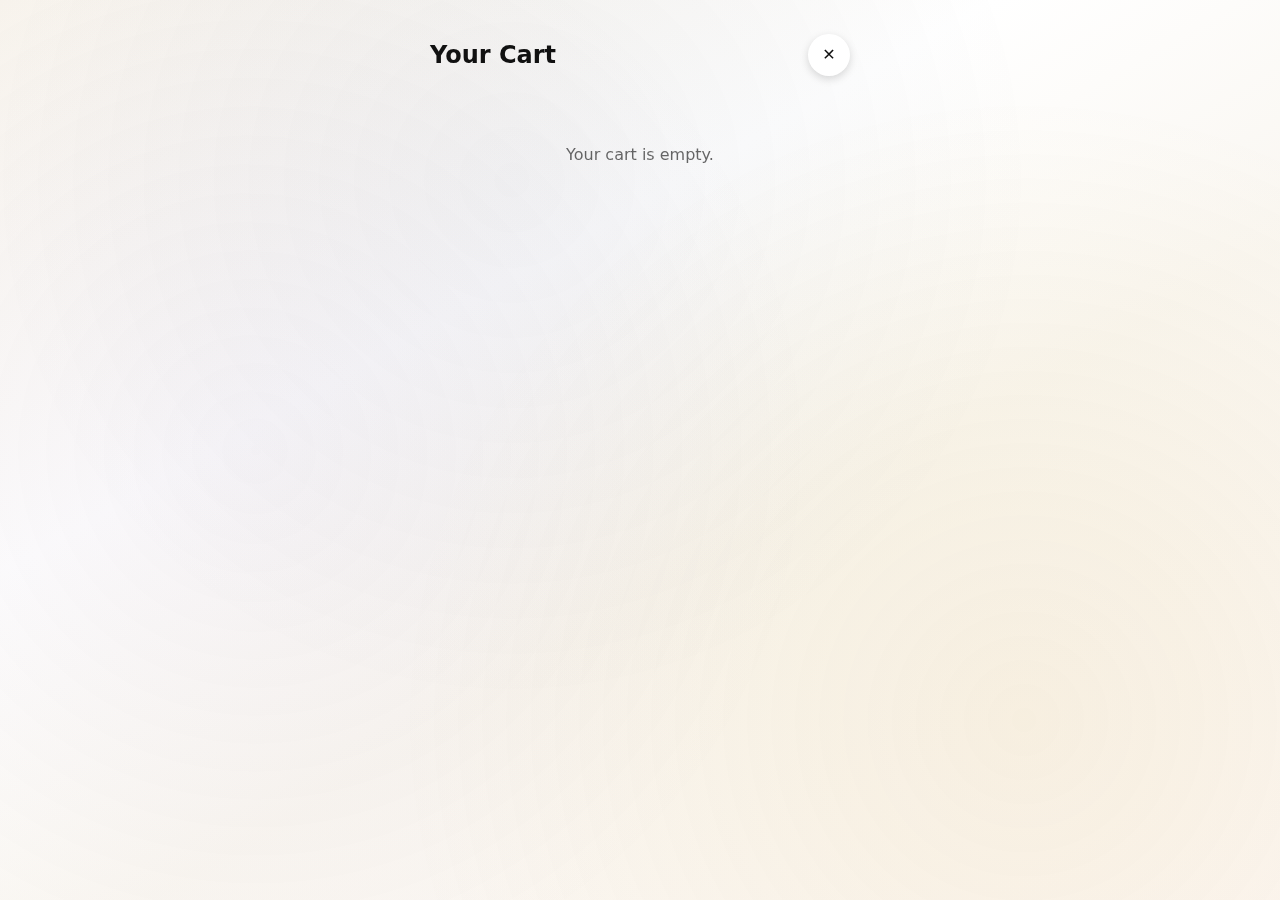
<file: frontend/cart.html>
<!DOCTYPE html>
<html lang="en">
<head>
  <meta charset="utf-8">
  <meta name="viewport" content="width=device-width,initial-scale=1">
  <title>Your Cart — VelvetWardrobe</title>
  <link rel="stylesheet" href="style.css">
  <style>
    /* Small cart-specific tweaks */
    body { padding: 1rem; }
    .cart-container { max-width: 420px; margin: 0 auto; }
    .cart-item { display:flex; gap:12px; align-items:center; padding:10px 0; border-bottom:1px solid rgba(0,0,0,0.06); }
    .cart-item img { width:72px; height:72px; object-fit:cover; border-radius:8px; }
    .cart-item .meta { flex:1; }
    .cart-item .meta h4 { margin:0 0 6px 0; font-size:1rem; }
    .cart-footer { margin-top:1rem; display:flex; gap:8px; flex-direction:column; }
    .cart-actions { display:flex; gap:8px; }
  </style>
</head>
<body>
  <div class="cart-container">
    <header style="display:flex;align-items:center;justify-content:space-between;margin-bottom:1rem;">
      <h2>Your Cart</h2>
      <button id="close-btn" class="icon-btn" aria-label="Close">✕</button>
    </header>

    <main>
      <div id="cart-list" aria-live="polite"></div>

      <div id="empty" style="color:var(--muted);text-align:center;padding:2rem 0;">Your cart is empty.</div>

      <div id="summary" style="display:none;margin-top:1rem;">
        <div style="display:flex;justify-content:space-between;padding:8px 0;"><strong>Subtotal</strong><span id="subtotal">₹0</span></div>
        <div style="display:flex;justify-content:space-between;padding:8px 0;color:var(--muted)"><small>Estimated taxes & shipping at checkout</small><span></span></div>
        <div class="cart-footer">
          <div class="cart-actions">
            <button id="buy-now-btn" class="btn primary wide">Buy Now</button>
            <button id="clear-btn" class="btn ghost">Clear</button>
          </div>
          <button id="continue-btn" class="btn ghost">Continue shopping</button>
        </div>
      </div>
    </main>
  </div>

  <script>
    const getCurrentUser = () => { try { return localStorage.getItem('velvet_user'); } catch (e) { return null; } };
    const userKey = (base) => { const u = getCurrentUser(); return u ? `${base}:${u}` : base; };

    const getCart = () => {
      const key = userKey('velvet_cart');
      try { return JSON.parse(localStorage.getItem(key)) || []; } catch (e) { return []; }
    };

    const saveCart = (cart) => {
      const key = userKey('velvet_cart');
      localStorage.setItem(key, JSON.stringify(cart));
      try { localStorage.setItem(key + '_updated_at', Date.now()); } catch (e) {}
      const u = getCurrentUser();
      if (u) {
        fetch(`/api/user/${encodeURIComponent(u)}/data`, { method: 'POST', headers: { 'Content-Type': 'application/json' }, body: JSON.stringify({ cart }) }).catch(()=>{});
      }
    };

    const $list = document.getElementById('cart-list');
    const $empty = document.getElementById('empty');
    const $summary = document.getElementById('summary');
    const $subtotal = document.getElementById('subtotal');

    function formatINR(n) {
      try { return '₹' + Number(n).toLocaleString('en-IN'); } catch(e){ return '₹' + n; }
    }

    function renderCart() {
      const cart = getCart();
      $list.innerHTML = '';
      if (!cart || cart.length === 0) {
        $empty.style.display = 'block';
        $summary.style.display = 'none';
        return;
      }
      $empty.style.display = 'none';
      $summary.style.display = 'block';

      let total = 0;
      cart.forEach((item) => {
        const row = document.createElement('div');
        row.className = 'cart-item';
        const img = document.createElement('img');
        img.src = item.image || '';
        img.alt = item.name || 'Product';
        const meta = document.createElement('div');
        meta.className = 'meta';
        const title = document.createElement('h4');
        title.textContent = item.name || 'Item';
        const price = document.createElement('div');
        const p = (Number(item.price) || 0) * (Number(item.quantity) || 1);
        total += p;
        price.innerHTML = `<div style="display:flex;justify-content:space-between;align-items:center"><small style="color:var(--muted)">Qty: ${item.quantity || 1}</small><strong>${formatINR(p)}</strong></div>`;

        const removeBtn = document.createElement('button');
        removeBtn.className = 'btn ghost';
        removeBtn.textContent = 'Remove';
        removeBtn.addEventListener('click', () => {
          removeItem(item.id);
        });

        meta.appendChild(title);
        meta.appendChild(price);
        meta.appendChild(removeBtn);

        row.appendChild(img);
        row.appendChild(meta);
        $list.appendChild(row);
      });

      $subtotal.textContent = formatINR(total);
    }

    function removeItem(id) {
      const cart = getCart().filter(i => i.id !== id);
      saveCart(cart);
      renderCart();
    }

    function clearCart() {
      if (!confirm('Clear all items from your cart?')) return;
      saveCart([]);
      renderCart();
    }

    function checkout() {
      const cart = getCart();
      if (!cart.length) return alert('Your cart is empty.');
      // For demo: we'll just clear the cart and show a message
      alert('Thanks — checkout simulated. Cart cleared.');
      saveCart([]);
      renderCart();
    }

    document.getElementById('clear-btn').addEventListener('click', clearCart);
    document.getElementById('buy-now-btn').addEventListener('click', () => window.location.href = 'checkout.html');
    document.getElementById('continue-btn').addEventListener('click', () => window.close());
    document.getElementById('close-btn').addEventListener('click', () => window.close());

    // Update when localStorage changes in other windows
    window.addEventListener('storage', (e) => {
      if (!e.key) return;
      const u = getCurrentUser();
      if (!u) return;
      if (e.key.startsWith(`velvet_cart:${u}`) || e.key === `velvet_cart:${u}_updated_at`) renderCart();
    });

    // Initial render
    renderCart();
  </script>
</body>
</html>
</file>
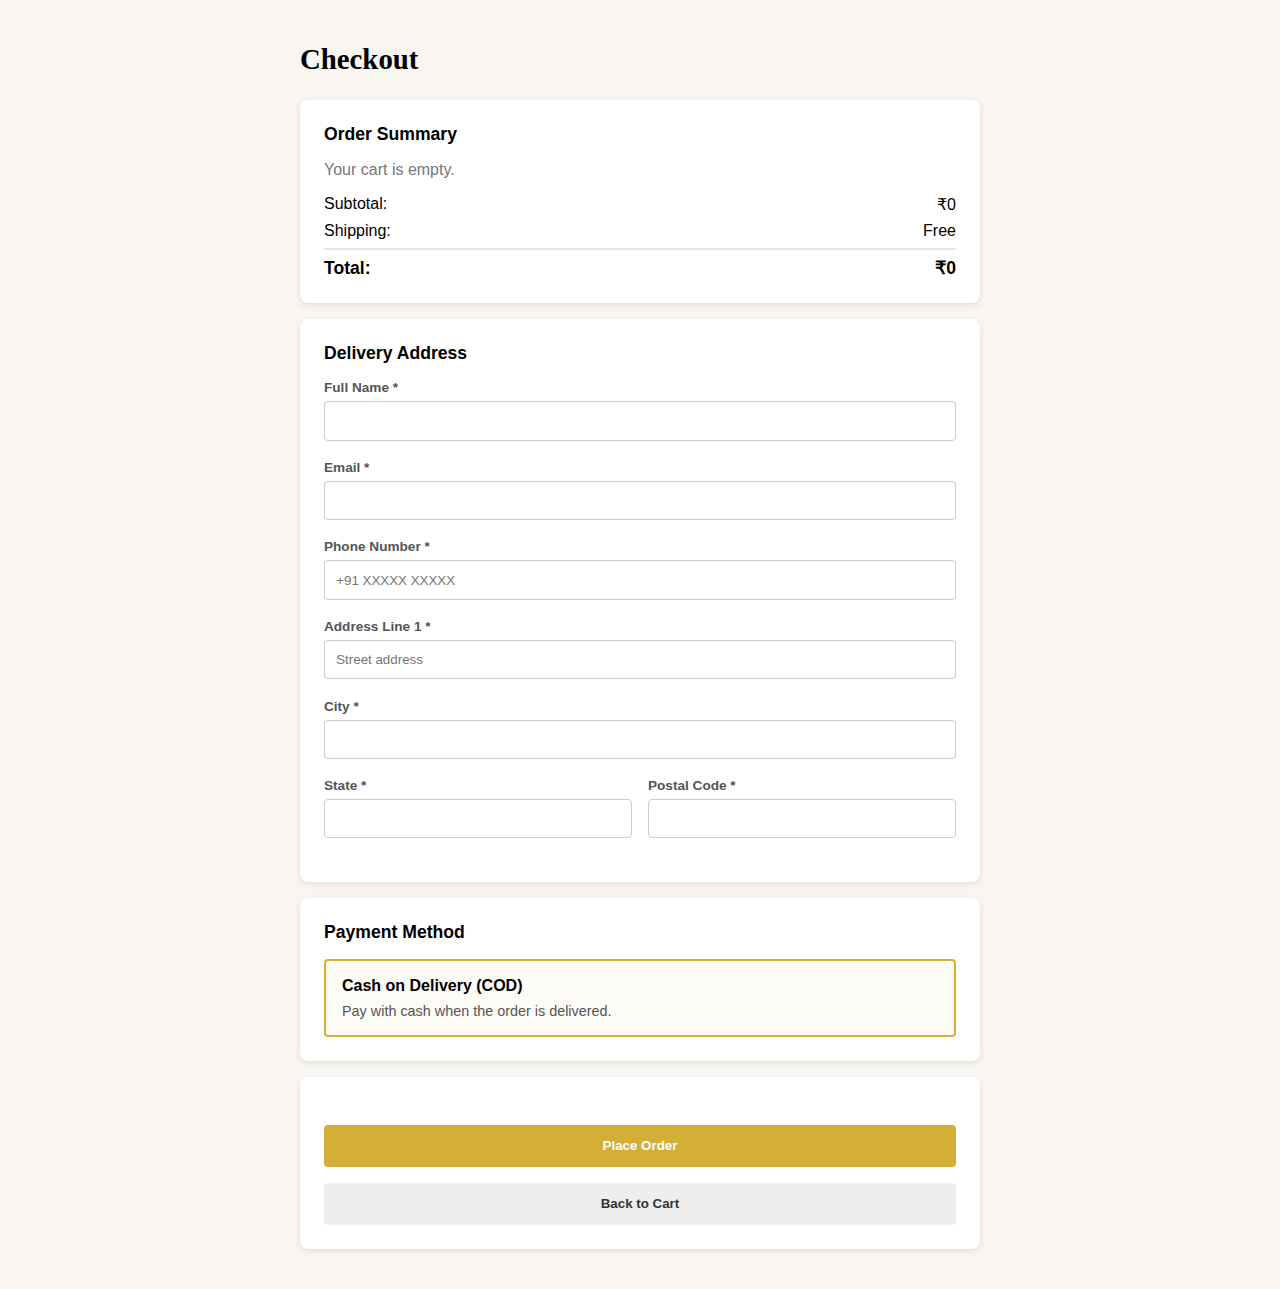
<file: frontend/checkout.html>
<!DOCTYPE html>
<html lang="en">
<head>
  <meta charset="utf-8">
  <meta name="viewport" content="width=device-width,initial-scale=1">
  <title>Checkout — VelvetWardrobe</title>
  <style>
    body { padding: 1rem; background: #f9f5f1; font-family: sans-serif; }
    .checkout-container { max-width: 680px; margin: 0 auto; }
    .checkout-section { background: white; border-radius: 8px; padding: 1.5rem; margin-bottom: 1rem; box-shadow: 0 2px 6px rgba(0,0,0,0.1); }
    .section-title { font-size: 1.1rem; font-weight: 600; margin-bottom: 1rem; }
    .order-item { display: flex; gap: 12px; align-items: center; padding: 10px 0; border-bottom: 1px solid rgba(0,0,0,0.06); }
    .order-item img { width: 64px; height: 64px; object-fit: cover; border-radius: 6px; }
    .item-meta h4 { margin: 0 0 4px 0; font-size: 0.95rem; }
    .item-meta small { color: #777; display: block; }
    .order-summary { display: grid; gap: 8px; margin-top: 1rem; }
    .summary-row { display: flex; justify-content: space-between; }
    .summary-row.total { font-weight: 700; font-size: 1.1rem; border-top: 2px solid rgba(0,0,0,0.1); padding-top: 8px; }
    .form-group { display: grid; gap: 6px; margin-bottom: 1.2rem; }
    .form-group label { font-weight: 600; font-size: 0.85rem; color: #555; }
    .form-group input { padding: 0.7rem; border: 1px solid #ccc; border-radius: 4px; }
    .payment-method { padding: 1rem; border: 2px solid #d4af37; border-radius: 4px; background: rgba(212, 175, 55, 0.05); }
    .checkout-actions { display: grid; gap: 1rem; margin-top: 1.5rem; }
    .btn { padding: 0.85rem 1rem; cursor: pointer; border: none; border-radius: 4px; font-weight: 600; }
    .btn.primary { background: #d4af37; color: white; }
    .btn.ghost { background: #eee; color: #333; }
  </style>
</head>
<body>
  <div class="checkout-container">
    <h1 style="font-family: 'Playfair Display', serif; font-size: 1.8rem; margin-bottom: 1.5rem;">Checkout</h1>

    <!-- Order Summary -->
    <div class="checkout-section">
      <div class="section-title">Order Summary</div>
      <div id="order-items"></div>
      <div class="order-summary">
        <div class="summary-row"><span>Subtotal:</span><span id="subtotal">₹0</span></div>
        <div class="summary-row"><span>Shipping:</span><span>Free</span></div>
        <div class="summary-row total"><span>Total:</span><span id="total">₹0</span></div>
      </div>
    </div>

    <!-- Delivery Address -->
    <div class="checkout-section">
      <div class="section-title">Delivery Address</div>
      <form id="address-form">
        <div class="form-group">
          <label for="fname">Full Name *</label>
          <input type="text" id="fname" name="fname" required>
        </div>
        <div class="form-group">
          <label for="email">Email *</label>
          <input type="email" id="email" name="email" required>
        </div>
        <div class="form-group">
          <label for="phone">Phone Number *</label>
          <input type="tel" id="phone" name="phone" placeholder="+91 XXXXX XXXXX" required>
        </div>
        <div class="form-group">
          <label for="address">Address Line 1 *</label>
          <input type="text" id="address" name="address" placeholder="Street address" required>
        </div>
        <div class="form-group">
          <label for="city">City *</label>
          <input type="text" id="city" name="city" required>
        </div>
        <div style="display: grid; grid-template-columns: 1fr 1fr; gap: 1rem;">
          <div class="form-group">
            <label for="state">State *</label>
            <input type="text" id="state" name="state" required>
          </div>
          <div class="form-group">
            <label for="zip">Postal Code *</label>
            <input type="text" id="zip" name="zip" required>
          </div>
        </div>
      </form>
    </div>

    <!-- Payment Method -->
    <div class="checkout-section">
      <div class="section-title">Payment Method</div>
      <div class="payment-method">
        <strong>Cash on Delivery (COD)</strong>
        <p style="margin:0.5rem 0 0 0; color:#555; font-size:0.9rem;">Pay with cash when the order is delivered.</p>
      </div>
    </div>

    <!-- Actions -->
    <div class="checkout-section">
      <div class="checkout-actions">
        <button id="place-order-btn" class="btn primary">Place Order</button>
        <button id="back-btn" class="btn ghost">Back to Cart</button>
      </div>
    </div>
  </div>

  <script>
    // ===== User & Storage Utilities =====
    function getCurrentUser() { return localStorage.getItem('velvet_user') || ''; }
    function userKey(base, user) { return `${base}:${user}`; }

    function getCart(user = getCurrentUser()) {
      try { return JSON.parse(localStorage.getItem(userKey('velvet_cart', user))) || []; }
      catch (e) { return []; }
    }
    function getOrders(user = getCurrentUser()) {
      try { return JSON.parse(localStorage.getItem(userKey('velvet_orders', user))) || []; }
      catch (e) { return []; }
    }
    function saveOrders(user, list) { localStorage.setItem(userKey('velvet_orders', user), JSON.stringify(list)); }

    function renderOrderSummary() {
      const cart = getCart();
      const $items = document.getElementById('order-items');
      $items.innerHTML = '';
      let total = 0;

      if (!cart.length) {
        $items.innerHTML = '<p style="color:#777;">Your cart is empty.</p>';
        document.getElementById('subtotal').textContent = '₹0';
        document.getElementById('total').textContent = '₹0';
        return;
      }

      cart.forEach(item => {
        const price = Number(item.price) || 0;
        const quantity = Number(item.quantity) || 1;
        const itemTotal = price * quantity;
        total += itemTotal;

        const row = document.createElement('div');
        row.className = 'order-item';
        row.innerHTML = `
          <img src="${item.image || ''}" alt="${item.name || 'Product'}">
          <div class="item-meta" style="flex:1;">
            <h4>${item.name || 'Item'}</h4>
            <small>Size: ${item.size || 'N/A'} | Qty: ${quantity}</small>
            <small>₹${price.toLocaleString('en-IN')} × ${quantity}</small>
          </div>
          <div style="text-align:right; font-weight:600;">₹${itemTotal.toLocaleString('en-IN')}</div>
        `;
        $items.appendChild(row);
      });

      document.getElementById('subtotal').textContent = '₹' + total.toLocaleString('en-IN');
      document.getElementById('total').textContent = '₹' + total.toLocaleString('en-IN');
    }

    function calculateDeliveryDate() {
      const d = new Date();
      d.setDate(d.getDate() + 3);
      return d.toLocaleDateString('en-IN', { year:'numeric', month:'long', day:'numeric' });
    }

    function placeOrder() {
      const fname = document.getElementById('fname').value.trim();
      const email = document.getElementById('email').value.trim();
      const phone = document.getElementById('phone').value.trim();
      const address = document.getElementById('address').value.trim();
      const city = document.getElementById('city').value.trim();
      const state = document.getElementById('state').value.trim();
      const zip = document.getElementById('zip').value.trim();

      if (!fname || !email || !phone || !address || !city || !state || !zip) {
        alert('Please fill in all fields.');
        return;
      }

      const currentUser = getCurrentUser() || email;
      const cart = getCart(currentUser);

      if (!cart.length) {
        alert('Your cart is empty.');
        return;
      }

      const subtotal = cart.reduce((sum, item) => sum + ((Number(item.price)||0)*(Number(item.quantity)||1)), 0);
      const orderId = 'ORD' + Date.now().toString(36).toUpperCase();
      const deliveryDate = calculateDeliveryDate();

      const order = {
        orderId, name: fname, email, phone,
        deliveryAddress: `${address}, ${city}, ${state} ${zip}`,
        items: cart, total: subtotal, paymentMethod: 'COD',
        orderDate: new Date().toLocaleDateString('en-IN'),
        deliveryDate, status: 'Confirmed'
      };

      const orders = getOrders(currentUser);
      orders.push(order);
      saveOrders(currentUser, orders);

      // Clear cart
      localStorage.setItem(userKey('velvet_cart', currentUser), JSON.stringify([]));
      alert(`✓ Order Confirmed!\nOrder ID: ${order.orderId}\nDelivery: ${order.deliveryAddress}\nDate: ${order.deliveryDate}`);
      window.location.href = 'orders.html';
    }

    document.getElementById('place-order-btn').addEventListener('click', placeOrder);
    document.getElementById('back-btn').addEventListener('click', () => window.history.back());

    renderOrderSummary();
  </script>
</body>
</html>
</file>
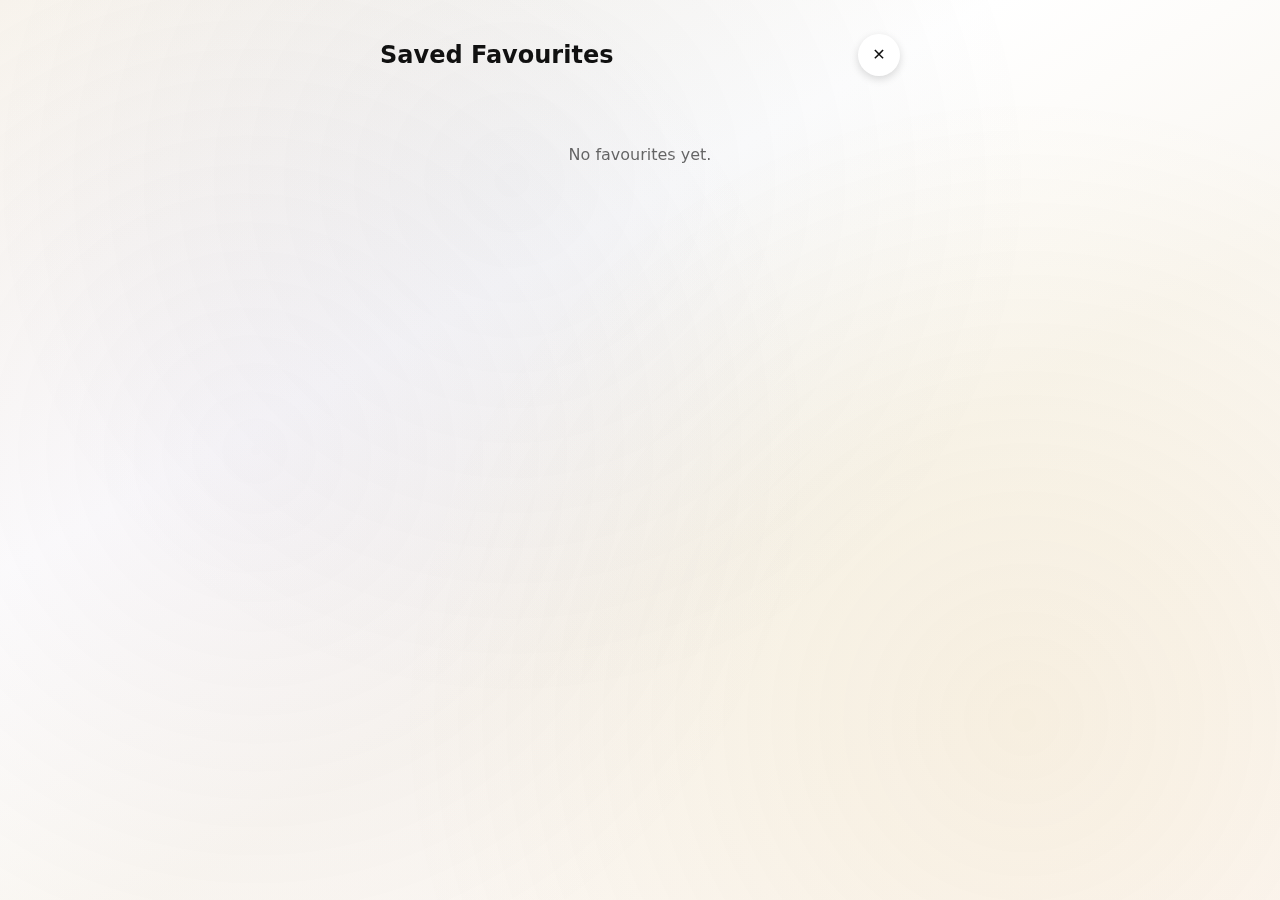
<file: frontend/favorites.html>
<!DOCTYPE html>
<html lang="en">
<head>
  <meta charset="utf-8">
  <meta name="viewport" content="width=device-width,initial-scale=1">
  <title>Favourites — VelvetWardrobe</title>
  <link rel="stylesheet" href="style.css">
  <style>
    body { padding: 1rem; }
    .fav-container { max-width: 520px; margin: 0 auto; }
    .fav-item { display:flex; gap:12px; align-items:center; padding:10px 0; border-bottom:1px solid rgba(0,0,0,0.06); }
    .fav-item img { width:84px; height:84px; object-fit:cover; border-radius:8px; }
    .meta h4 { margin:0 0 6px 0; font-size:1rem; }
    .meta small { color:var(--muted); }
    .fav-actions { display:flex; gap:8px; margin-top:8px; }
  </style>
</head>
<body>
  <div class="fav-container">
    <header style="display:flex;align-items:center;justify-content:space-between;margin-bottom:1rem;">
      <h2>Saved Favourites</h2>
      <button id="close-btn" class="icon-btn" aria-label="Close">✕</button>
    </header>

    <main>
      <div id="fav-list"></div>
      <div id="empty" style="color:var(--muted);text-align:center;padding:2rem 0;">No favourites yet.</div>

      <div id="controls" style="display:none;margin-top:1rem;">
        <div style="display:flex;justify-content:space-between;align-items:center;">
          <div style="color:var(--muted)">Manage your saved items</div>
        </div>
        <div style="margin-top:12px;display:flex;gap:8px;">
          <button id="clear-btn" class="btn ghost">Clear favourites</button>
          <button id="add-all-cart" class="btn primary">Add all to cart</button>
        </div>
      </div>
    </main>
  </div>

  <script>
    const getCurrentUser = () => { try { return localStorage.getItem('velvet_user'); } catch (e) { return null; } };
    const userKey = (base) => { const u = getCurrentUser(); return u ? `${base}:${u}` : base; };

    const getFavourites = () => { const key = userKey('velvet_favorites'); try { return JSON.parse(localStorage.getItem(key)) || []; } catch (e) { return []; } };
    const saveFavourites = (list) => { const key = userKey('velvet_favorites'); localStorage.setItem(key, JSON.stringify(list)); try { localStorage.setItem(key + '_updated_at', Date.now()); } catch (e) {};
      const u = getCurrentUser(); if (u) fetch(`/api/user/${encodeURIComponent(u)}/data`, { method: 'POST', headers: { 'Content-Type': 'application/json' }, body: JSON.stringify({ favorites: list }) }).catch(()=>{});
    };
    const getCart = () => { const key = userKey('velvet_cart'); try { return JSON.parse(localStorage.getItem(key)) || []; } catch (e) { return []; } };
    const saveCart = (list) => { const key = userKey('velvet_cart'); localStorage.setItem(key, JSON.stringify(list)); try { localStorage.setItem(key + '_updated_at', Date.now()); } catch (e) {};
      const u = getCurrentUser(); if (u) fetch(`/api/user/${encodeURIComponent(u)}/data`, { method: 'POST', headers: { 'Content-Type': 'application/json' }, body: JSON.stringify({ cart: list }) }).catch(()=>{});
    };

    const $list = document.getElementById('fav-list');
    const $empty = document.getElementById('empty');
    const $controls = document.getElementById('controls');

    function formatINR(n){ try{ return '₹' + Number(n).toLocaleString('en-IN'); }catch(e){ return '₹' + n; } }

    function render() {
      const favs = getFavourites();
      $list.innerHTML = '';
      if (!favs.length) { $empty.style.display = 'block'; $controls.style.display = 'none'; return; }
      $empty.style.display = 'none'; $controls.style.display = 'block';

      favs.forEach((item) => {
        const row = document.createElement('div'); row.className = 'fav-item';
        const img = document.createElement('img'); img.src = item.image || ''; img.alt = item.name || 'Item';
        const meta = document.createElement('div'); meta.className = 'meta';
        const title = document.createElement('h4'); title.textContent = item.name || 'Item';
        const price = document.createElement('div'); price.innerHTML = `<small style="color:var(--muted)">Price: ${formatINR(item.price || 0)}</small>`;

        const actions = document.createElement('div'); actions.className = 'fav-actions';
        const remove = document.createElement('button'); remove.className = 'btn ghost'; remove.textContent = 'Remove';
        remove.addEventListener('click', () => { removeItem(item); });
        const addToCart = document.createElement('button'); addToCart.className = 'btn primary'; addToCart.textContent = 'Add to cart';
        addToCart.addEventListener('click', () => { addToCartSingle(item); });

        actions.appendChild(addToCart); actions.appendChild(remove);
        meta.appendChild(title); meta.appendChild(price); meta.appendChild(actions);
        row.appendChild(img); row.appendChild(meta);
        $list.appendChild(row);
      });
    }

    function removeItem(item) {
      const favs = getFavourites().filter(f => !(f.name === item.name && Number(f.price) === Number(item.price) && f.image === item.image));
      saveFavourites(favs); render();
    }

    function clearFavourites() { if (!confirm('Clear all favourites?')) return; saveFavourites([]); render(); }

    function addToCartSingle(item) {
      const cart = getCart();
      const existing = cart.find(c => c.name === item.name && Number(c.price) === Number(item.price) && c.image === item.image);
      if (existing) existing.quantity = (existing.quantity || 1) + 1; else cart.push({ ...item, quantity: 1, id: Date.now().toString(36) });
      saveCart(cart);
      alert(`${item.name} added to cart.`);
    }

    function addAllToCart() {
      const favs = getFavourites(); if (!favs.length) return alert('No favourites to add.');
      const cart = getCart();
      favs.forEach(item => {
        const existing = cart.find(c => c.name === item.name && Number(c.price) === Number(item.price) && c.image === item.image);
        if (existing) existing.quantity = (existing.quantity || 1) + 1; else cart.push({ ...item, quantity: 1, id: Date.now().toString(36) + Math.random().toString(36).slice(2,6) });
      });
      saveCart(cart);
      alert('All favourites added to cart.');
    }

    document.getElementById('clear-btn').addEventListener('click', clearFavourites);
    document.getElementById('add-all-cart').addEventListener('click', addAllToCart);
    document.getElementById('close-btn').addEventListener('click', () => window.close());

    window.addEventListener('storage', (e) => {
      if (!e.key) return;
      const u = getCurrentUser(); if (!u) return;
      if (e.key.startsWith(`velvet_favorites:${u}`) || e.key === `velvet_favorites:${u}_updated_at`) render();
      if (e.key.startsWith(`velvet_cart:${u}`) || e.key === `velvet_cart:${u}_updated_at`) {
        // cart changed elsewhere
      }
    });

    render();
  </script>
</body>
</html>
</file>
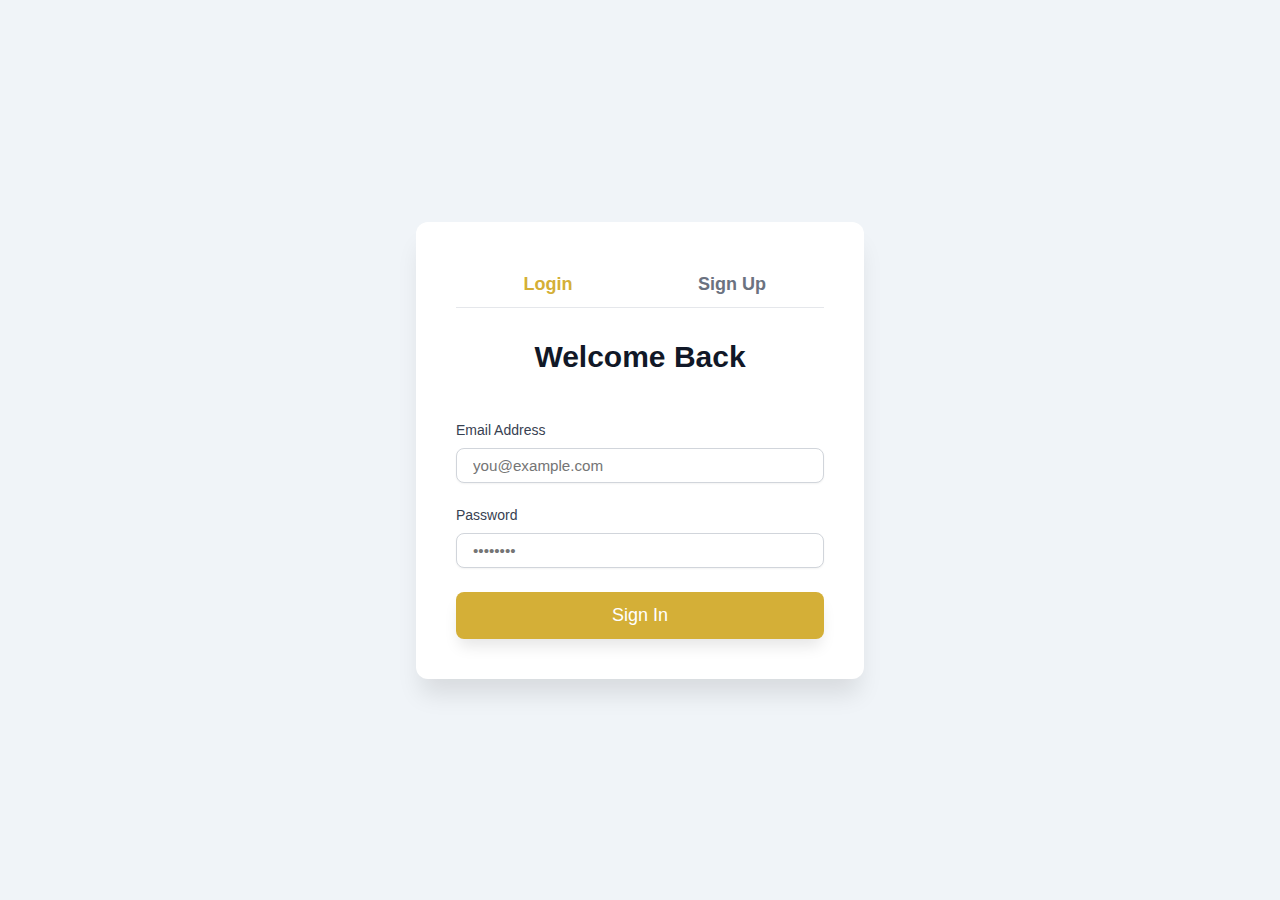
<file: frontend/login.html>
<!DOCTYPE html>
<html lang="en">
<head>
    <meta charset="UTF-8">
    <meta name="viewport" content="width=device-width, initial-scale=1.0">
    <title>User Authentication</title>
    <style>
        * {
            margin: 0;
            padding: 0;
            box-sizing: border-box;
        }

        /* Custom styles for appearance */
        body {
            font-family: 'Inter', -apple-system, BlinkMacSystemFont, 'Segoe UI', Roboto, sans-serif;
            background-color: #f0f4f8;
            display: flex;
            justify-content: center;
            align-items: center;
            min-height: 100vh;
            padding: 1rem;
        }

        /* Auth Container */
        #auth-container {
            background: white;
            padding: 2rem;
            border-radius: 0.75rem;
            box-shadow: 0 20px 25px -5px rgba(0, 0, 0, 0.1);
            width: 100%;
            max-width: 28rem;
            transition: all 0.3s ease-in-out;
        }

        @media (min-width: 768px) {
            #auth-container {
                padding: 2.5rem;
            }
        }

        /* Tab Styles */
        .flex {
            display: flex;
        }

        .mb-8 {
            margin-bottom: 2rem;
        }

        .border-b {
            border-bottom: 1px solid #e5e7eb;
        }

        .border-gray-200 {
            border-color: #e5e7eb;
        }

        #login-tab, #signup-tab {
            flex: 1;
            padding: 0.75rem;
            font-size: 1.125rem;
            font-weight: 600;
            border-bottom: 2px solid transparent;
            transition: color 0.2s;
            background: none;
            cursor: pointer;
            border: none;
            color: #6b7280;
        }

        #login-tab.active-tab {
            border-bottom-color: #d4af37;
            color: #d4af37;
        }

        #signup-tab.active-tab {
            border-bottom-color: #d4af37;
            color: #d4af37;
        }

        #login-tab.inactive-tab,
        #signup-tab.inactive-tab {
            color: #6b7280;
            border-bottom-color: transparent;
        }

        /* Form Styles */
        form {
            display: flex;
            flex-direction: column;
            gap: 1.5rem;
        }

        form.hidden {
            display: none;
        }

        h2 {
            font-size: 1.875rem;
            font-weight: 800;
            color: #111827;
            text-align: center;
            margin-bottom: 1.5rem;
        }

        .form-group {
            display: flex;
            flex-direction: column;
            gap: 0.375rem;
        }

        label {
            font-size: 0.875rem;
            font-weight: 500;
            color: #374151;
        }

        input {
            margin-top: 0.25rem;
            width: 100%;
            padding: 0.5rem 1rem;
            border: 1px solid #d1d5db;
            border-radius: 0.5rem;
            box-shadow: 0 1px 2px rgba(0, 0, 0, 0.05);
            font-size: 0.95rem;
            font-family: inherit;
            transition: all 0.15s;
        }

        /* Custom input focus styles */
        input:focus {
            outline: none;
            border-color: #4f46e5;
            box-shadow: 0 0 0 3px rgba(79, 70, 229, 0.5);
        }

        /* Submit Button */
        button[type="submit"] {
            width: 100%;
            display: flex;
            justify-content: center;
            padding: 0.75rem 1rem;
            border: 1px solid transparent;
            border-radius: 0.5rem;
            box-shadow: 0 10px 15px -3px rgba(0, 0, 0, 0.1);
            font-size: 1.125rem;
            font-weight: 500;
            color: white;
            background-color: #d4af37;
            cursor: pointer;
            transition: all 0.15s ease-in-out;
        }

        button[type="submit"]:hover {
            background-color: #ecdba2;
        }

        button[type="submit"]:focus {
            outline: none;
            box-shadow: 0 0 0 3px rgba(79, 70, 229, 0.5), 0 10px 15px -3px rgba(0, 0, 0, 0.1);
        }

        /* Message Container */
        .message-box {
            position: fixed;
            top: 2rem;
            left: 50%;
            transform: translateX(-50%);
            width: 90%;
            max-width: 400px;
            z-index: 100;
        }

        .message-box > div {
            padding: 0.75rem 1rem;
            border-radius: 0.5rem;
            box-shadow: 0 10px 15px -3px rgba(0, 0, 0, 0.1);
            font-weight: 600;
        }

        .bg-green-100 {
            background-color: #dcfce7;
            border: 1px solid #86efac;
            color: #166534;
        }

        .bg-red-100 {
            background-color: #fee2e2;
            border: 1px solid #fca5a5;
            color: #7f1d1d;
        }

        .hidden {
            display: none;
        }
    </style>
</head>
<body>

    <div id="auth-container">
        
        <!-- Toggle Buttons -->
        <div class="flex mb-8 border-b border-gray-200">
            <button id="login-tab" class="active-tab">
                Login
            </button>
            <button id="signup-tab" class="inactive-tab">
                Sign Up
            </button>
        </div>

        <!-- Login Form -->
        <form id="login-form">
            <h2>Welcome Back</h2>

            <div class="form-group">
                <label for="login-email">Email Address</label>
                <input type="email" id="login-email" required placeholder="you@example.com">
            </div>

            <div class="form-group">
                <label for="login-password">Password</label>
                <input type="password" id="login-password" required placeholder="••••••••">
            </div>

            <button type="submit">Sign In</button>
        </form>

        <!-- Sign Up Form (Initially Hidden) -->
        <form id="signup-form" class="hidden">
            <h2>Create Account</h2>

            <div class="form-group">
                <label for="signup-email">Email Address</label>
                <input type="email" id="signup-email" required placeholder="newuser@example.com">
            </div>

            <div class="form-group">
                <label for="signup-password">Password</label>
                <input type="password" id="signup-password" required placeholder="••••••••">
            </div>
            
            <div class="form-group">
                <label for="confirm-password">Confirm Password</label>
                <input type="password" id="confirm-password" required placeholder="••••••••">
            </div>

            <button type="submit">Register</button>
        </form>
    </div>
    
    <!-- Container for dynamic messages -->
    <div id="message-container" class="message-box"></div>

    <script>
        const loginForm = document.getElementById('login-form');
        const signupForm = document.getElementById('signup-form');
        const loginTab = document.getElementById('login-tab');
        const signupTab = document.getElementById('signup-tab');
        const messageContainer = document.getElementById('message-container');

        // Function to display messages in the UI
        function displayMessage(message, isSuccess = true) {
            messageContainer.innerHTML = `
                <div class="${isSuccess ? 'bg-green-100' : 'bg-red-100'}" role="alert">
                    <span>${isSuccess ? 'Success!' : 'Error:'}</span> ${message}
                </div>
            `;
            // Clear message after 4 seconds
            setTimeout(() => {
                messageContainer.innerHTML = '';
            }, 4000);
        }

        // Function to toggle forms and tab styles
        function toggleForms(showLogin) {
            if (showLogin) {
                loginForm.classList.remove('hidden');
                signupForm.classList.add('hidden');
                loginTab.classList.remove('inactive-tab');
                loginTab.classList.add('active-tab');
                signupTab.classList.remove('active-tab');
                signupTab.classList.add('inactive-tab');
            } else {
                loginForm.classList.add('hidden');
                signupForm.classList.remove('hidden');
                loginTab.classList.remove('active-tab');
                loginTab.classList.add('inactive-tab');
                signupTab.classList.remove('inactive-tab');
                signupTab.classList.add('active-tab');
            }
            // Clear messages when switching forms
            messageContainer.innerHTML = '';
        }

        // Initial setup
        document.addEventListener('DOMContentLoaded', () => {
            // Setup initial state: show login form
            toggleForms(true);
            // Reassign event listeners to use the styled function
            loginTab.addEventListener('click', () => toggleForms(true));
            signupTab.addEventListener('click', () => toggleForms(false));
        });

        // --- AUTHENTICATION LOGIC ---

        // Login Form Submission
        loginForm.addEventListener('submit', async function(e) {
            e.preventDefault();
            const email = document.getElementById('login-email').value;
            const password = document.getElementById('login-password').value;

            try {
                const response = await fetch('/api/login', {
                    method: 'POST',
                    headers: {
                        'Content-Type': 'application/json'
                    },
                    body: JSON.stringify({ email, password })
                });

                const data = await response.json();

                if (response.ok) {
                    displayMessage(data.message, true);
                    // Save logged-in user and fetch their data from backend
                    try {
                        localStorage.setItem('velvet_user', email);
                    } catch (e) {}

                    // Fetch user's stored data and cache locally (optional)
                    fetch(`/api/user/${encodeURIComponent(email)}/data`).then(r => r.json()).then(d => {
                        if (d && d.success && d.data) {
                            try {
                                // store per-user keys for quick access
                                localStorage.setItem(`velvet_cart:${email}`, JSON.stringify(d.data.cart || []));
                                localStorage.setItem(`velvet_favorites:${email}`, JSON.stringify(d.data.favorites || []));
                                localStorage.setItem(`velvet_orders:${email}`, JSON.stringify(d.data.orders || []));
                                localStorage.setItem(`velvet_feedback:${email}`, JSON.stringify(d.data.feedback || []));
                            } catch (e) {}
                        }
                    }).catch(() => {});

                    // Redirect to index.html after successful login
                    setTimeout(() => { window.location.href = '/index.html'; }, 700);
                } else {
                    displayMessage(data.message || "Login failed due to server error.", false);
                }
            } catch (error) {
                console.error('Network error during login:', error);
                displayMessage("A network connection error occurred.", false);
            }
        });

        // Sign Up Form Submission
        signupForm.addEventListener('submit', async function(e) {
            e.preventDefault();
            const email = document.getElementById('signup-email').value;
            const password = document.getElementById('signup-password').value;
            const confirmPassword = document.getElementById('confirm-password').value;

            if (password !== confirmPassword) {
                displayMessage("Passwords do not match.", false);
                return;
            }

            try {
                const response = await fetch('/api/signup', {
                    method: 'POST',
                    headers: {
                        'Content-Type': 'application/json'
                    },
                    body: JSON.stringify({ email, password })
                });

                const data = await response.json();

                if (response.ok) {
                    displayMessage(data.message + " You can now log in.", true);
                    // Optionally switch to login tab after successful signup
                    toggleForms(true); 
                } else {
                    displayMessage(data.message || "Registration failed due to server error.", false);
                }
            } catch (error) {
                console.error('Network error during sign up:', error);
                displayMessage("A network connection error occurred.", false);
            }
        });
    </script>
</body>
</html>
</file>
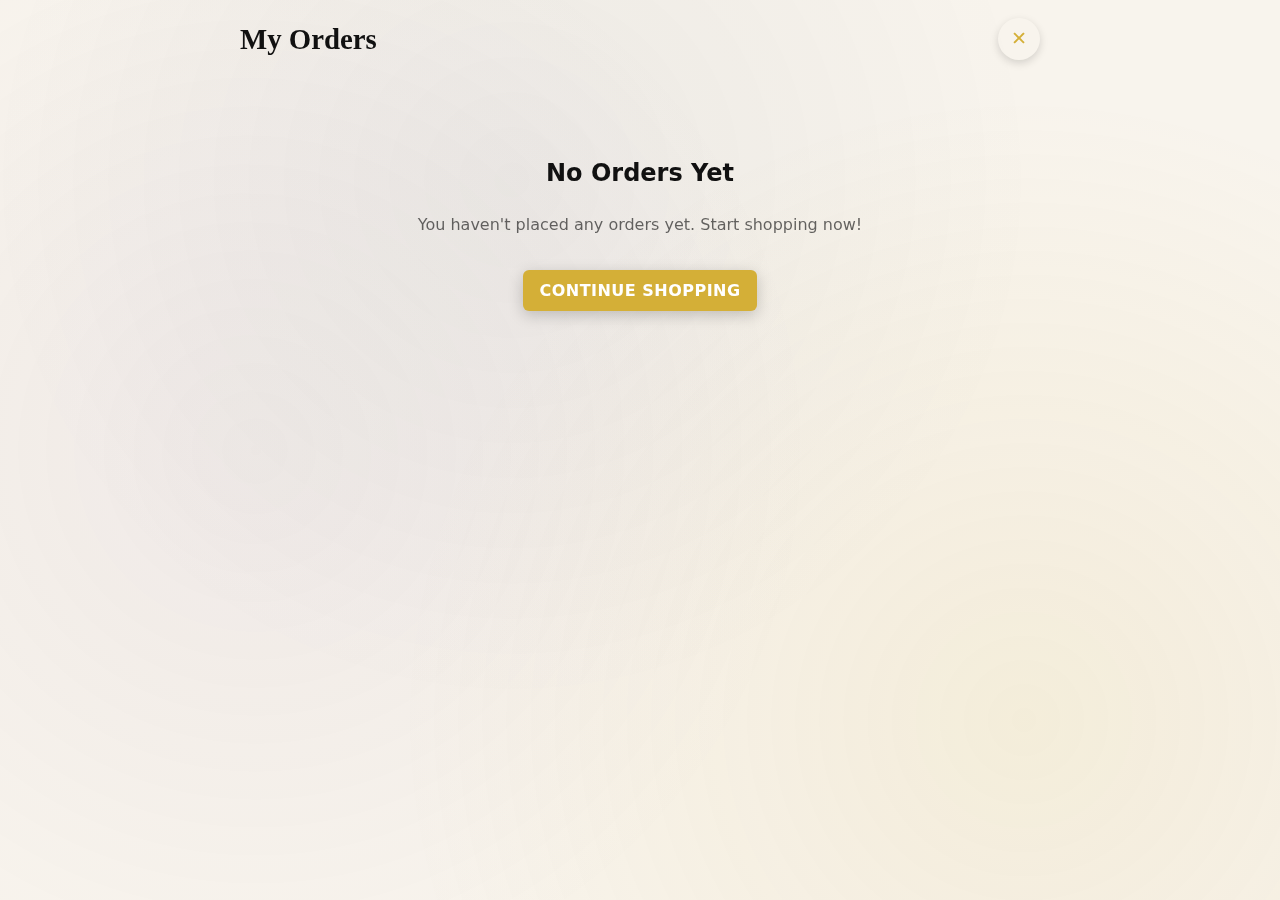
<file: frontend/orders.html>
<!DOCTYPE html>
<html lang="en">
<head>
  <meta charset="utf-8">
  <meta name="viewport" content="width=device-width,initial-scale=1">
  <title>My Orders — VelvetWardrobe</title>
  <link rel="stylesheet" href="style.css">
  <style>
    body { padding: 1rem; background: var(--beige); }
    .orders-container { max-width: 800px; margin: 0 auto; }
    .orders-header { display: flex; align-items: center; justify-content: space-between; margin-bottom: 1.5rem; }
    .order-card { background: white; border-radius: var(--radius-md); padding: 1.5rem; margin-bottom: 1.5rem; box-shadow: var(--shadow-md); border-left: 4px solid var(--gold); }
    .order-header { display: flex; justify-content: space-between; align-items: start; margin-bottom: 1rem; }
    .order-id { font-weight: 700; font-size: 1rem; color: var(--rich-black); }
    .order-date { font-size: 0.85rem; color: var(--muted); }
    .order-status { display: inline-block; padding: 0.4rem 0.8rem; border-radius: 999px; font-size: 0.8rem; font-weight: 600; text-transform: uppercase; background: rgba(81, 207, 102, 0.15); color: #146c43; }
    .order-total { font-size: 1.2rem; font-weight: 700; color: var(--gold); }
    .order-items { margin: 1rem 0; padding: 1rem 0; border-top: 1px solid rgba(0,0,0,0.06); border-bottom: 1px solid rgba(0,0,0,0.06); }
    .order-item-row { display: flex; gap: 12px; margin-bottom: 0.8rem; }
    .order-item-row img { width: 52px; height: 52px; object-fit: cover; border-radius: 4px; }
    .item-details small { display: block; color: var(--muted); font-size: 0.8rem; }
    .item-details strong { display: block; }
    .order-delivery { background: rgba(212, 175, 55, 0.1); padding: 1rem; border-radius: var(--radius-sm); margin-top: 1rem; }
    .delivery-label { font-weight: 600; color: var(--muted); font-size: 0.85rem; text-transform: uppercase; }
    .delivery-value { color: var(--rich-black); margin-top: 0.4rem; }
    .empty-state { text-align: center; padding: 3rem 1rem; color: var(--muted); }
    .empty-state h2 { color: var(--rich-black); }
    .btn { cursor: pointer; padding: 0.5rem 1rem; border-radius: 6px; border: none; }
    .btn.ghost { background: none; border: 1px solid #aaa; color: #333; }
    .btn.primary { background: var(--gold); color: white; font-weight: 600; }
  </style>
</head>
<body>
  <div class="orders-container">
    <div class="orders-header">
      
      <h1 style="font-family: 'Playfair Display', serif; font-size: 1.8rem; margin: 0;">My Orders</h1>
      <div style="flex: 1;"></div>
      <button id="back-btn" class="icon-btn" aria-label="Back" title="Back" style="background:none;border:none;color:var(--gold);font-size:1.2rem;cursor:pointer;padding:0.25rem 0.5rem;">✕</button>
    </div>

    <div id="active-orders"></div>

    <section id="cancelled-section" style="display:none; margin-top: 1.5rem;">
      <h2 style="margin:0 0 0.8rem 0;">Cancelled Orders</h2>
      <div id="cancelled-orders"></div>
    </section>

    <div id="empty-state" class="empty-state" style="display: none;">
      <h2>No Orders Yet</h2>
      <p>You haven't placed any orders yet. Start shopping now!</p>
      <button onclick="window.location.href='index.html'" class="btn primary" style="margin-top: 1rem;">Continue Shopping</button>
    </div>
  </div>

  <script>
    function getCurrentUser() { return (localStorage.getItem('velvet_user') || '').trim(); }
    function userKey(base, user) { return `${base}:${user}`; }
    function getOrders(user) { try { return JSON.parse(localStorage.getItem(userKey('velvet_orders', user))) || []; } catch { return []; } }
    function saveOrders(user, list) { localStorage.setItem(userKey('velvet_orders', user), JSON.stringify(list)); }
    async function saveUserDataToServer(user, payload) {
      if (!user) return;
      try { await fetch(`/api/user/${encodeURIComponent(user)}/data`, { method: 'POST', headers: { 'Content-Type': 'application/json' }, body: JSON.stringify(payload) }); }
      catch (err) { console.warn('Failed to sync orders to server:', err); }
    }

    function renderOrders() {
      const user = getCurrentUser();
      const orders = user ? getOrders(user) : [];
      const $active = document.getElementById('active-orders');
      const $cancelledList = document.getElementById('cancelled-orders');
      const $cancelledSection = document.getElementById('cancelled-section');
      const $empty = document.getElementById('empty-state');

      $active.innerHTML = '';
      $cancelledList.innerHTML = '';

      if (!orders.length) {
        $empty.style.display = 'block';
        $cancelledSection.style.display = 'none';
        return;
      }
      $empty.style.display = 'none';

      const activeOrders = orders.filter(o => (o.status || '').toLowerCase() !== 'cancelled');
      const cancelledOrders = orders.filter(o => (o.status || '').toLowerCase() === 'cancelled');

      // Active Orders
      activeOrders.reverse().forEach(order => {
        $active.appendChild(createOrderCard(order, false));
      });

      // Cancelled Orders
      if (cancelledOrders.length) {
        $cancelledSection.style.display = 'block';
        cancelledOrders.reverse().forEach(order => {
          $cancelledList.appendChild(createOrderCard(order, true));
        });
      } else {
        $cancelledSection.style.display = 'none';
      }
    }

    function createOrderCard(order, isCancelled) {
      const card = document.createElement('div');
      card.className = 'order-card';

      let itemsHTML = '';
      (order.items || []).forEach(item => {
        itemsHTML += `
          <div class="order-item-row">
            <img src="${item.image || ''}" alt="${item.name || 'Product'}">
            <div class="item-details" style="flex:1;">
              <strong>${item.name}</strong>
              <small>Size: ${item.size || 'N/A'} | Qty: ${item.quantity || 1} | ₹${(Number(item.price)||0).toLocaleString('en-IN')}</small>
            </div>
          </div>
        `;
      });

      card.innerHTML = `
        <div class="order-header">
          <div>
            <div class="order-id">${order.orderId}</div>
            <div class="order-date">Ordered on ${order.orderDate}</div>
          </div>
          <div class="order-status">${isCancelled ? 'Cancelled' : order.status}</div>
        </div>

        <div class="order-items">${itemsHTML}</div>

        <div style="display:flex; justify-content:space-between; align-items:center; margin:1rem 0;">
          <span style="font-size:0.9rem; color:var(--muted);">Total:</span>
          <div class="order-total">₹${(Number(order.total)||0).toLocaleString('en-IN')}</div>
        </div>

        <div class="order-delivery">
          <div class="delivery-label">📍 Delivery Address</div>
          <div class="delivery-value">${order.deliveryAddress}</div>
          <div class="delivery-label" style="margin-top:0.8rem;">📅 Expected Delivery</div>
          <div class="delivery-value">${order.deliveryDate}</div>
          <div class="delivery-label" style="margin-top:0.8rem;">💳 Payment Method</div>
          <div class="delivery-value">${order.paymentMethod}</div>
        </div>

        ${!isCancelled ? `<div style="margin-top:1rem; text-align:right;">
          <button class="btn ghost cancel-order-btn" data-order-id="${order.orderId}">Cancel Order</button>
        </div>` : ''}
      `;

      if (!isCancelled) {
        card.querySelector('.cancel-order-btn').addEventListener('click', async () => {
          const u = getCurrentUser();
          const all = getOrders(u);
          const idx = all.findIndex(o => o.orderId === order.orderId);
          if (idx === -1) return;
          all[idx].status = 'Cancelled';
          saveOrders(u, all);
          await saveUserDataToServer(u, { orders: all });
          renderOrders();
        });
      }

      return card;
    }

    renderOrders();
    window.addEventListener('storage', () => renderOrders());

    // Back button handler with fallback: go back if possible, otherwise go to index
    document.getElementById('back-btn').addEventListener('click', () => {
      try {
        if (window.history.length > 1) {
          window.history.back();
        } else {
          window.location.href = 'index.html';
        }
      } catch (err) {
        window.location.href = 'index.html';
      }
    });
  </script>
</body>
</html>
</file>
<file: frontend/style.css>
:root {
  --black: #060606;
  --rich-black: #111111;
  --white: #ffffff;
  --beige: #f8f4ed;
  --beige-200: #f0e8da;
  --gold: #d4af37;
  --rose-gold: #e8b4a0;
  --rose-gold-soft: rgba(232, 180, 160, 0.3);
  --gold-soft: rgba(212, 175, 55, 0.3);
  --purple: #8b6f9e;
  --purple-soft: rgba(139, 111, 158, 0.2);
  --deep-blue: #2c3e5f;
  --deep-blue-soft: rgba(44, 62, 95, 0.2);
  --coral: #ff6b6b;
  --coral-soft: rgba(255, 107, 107, 0.2);
  --emerald: #51cf66;
  --emerald-soft: rgba(81, 207, 102, 0.2);
  --muted: rgba(17, 17, 17, 0.64);
  --shadow-lg: 0 24px 60px rgba(0, 0, 0, 0.15);
  --shadow-md: 0 16px 40px rgba(0, 0, 0, 0.12);
  --shadow-glow: 0 0 30px rgba(212, 175, 55, 0.4);
  --transition: all 0.3s ease;
  --radius-lg: 28px;
  --radius-md: 20px;
  --radius-sm: 12px;
  --max-width: 1200px;
}

*,
*::before,
*::after {
  box-sizing: border-box;
}

html {
  scroll-behavior: smooth;
}

body {
  margin: 0;
  font-family: 'Poppins', system-ui, -apple-system, BlinkMacSystemFont, 'Segoe UI', sans-serif;
  color: var(--rich-black);
  background: linear-gradient(150deg, var(--beige) 0%, #fff 35%, rgba(248, 244, 237, 0.8) 60%, rgba(232, 180, 160, 0.1) 100%);
  line-height: 1.6;
  min-height: 100vh;
  position: relative;
}

body::before {
  content: '';
  position: fixed;
  top: 0;
  left: 0;
  width: 100%;
  height: 100%;
  background: 
    radial-gradient(circle at 20% 50%, rgba(139, 111, 158, 0.08) 0%, transparent 50%),
    radial-gradient(circle at 80% 80%, rgba(212, 175, 55, 0.1) 0%, transparent 50%),
    radial-gradient(circle at 40% 20%, rgba(44, 62, 95, 0.06) 0%, transparent 50%);
  pointer-events: none;
  z-index: 0;
}

body > * {
  position: relative;
  z-index: 1;
}

img {
  max-width: 100%;
  display: block;
  object-fit: cover;
}

a {
  color: inherit;
  text-decoration: none;
}

button {
  font: inherit;
  border: none;
  cursor: pointer;
  background: none;
}

.btn {
  display: inline-flex;
  align-items: center;
  justify-content: center;
  gap: 8px;
  border-radius: 999px;
  padding: 0.75rem 1.75rem;
  font-weight: 600;
  letter-spacing: 0.03em;
  text-transform: uppercase;
  transition: var(--transition);
  border: 1px solid transparent;
}

.btn.primary {
  background: linear-gradient(135deg, var(--black) 0%, var(--deep-blue) 100%);
  color: var(--white);
  box-shadow: 0 4px 15px rgba(6, 6, 6, 0.2);
}

.btn.primary:hover,
.btn.primary:focus-visible {
  background: linear-gradient(135deg, var(--gold) 0%, var(--rose-gold) 100%);
  color: var(--black);
  transform: translateY(-2px);
  box-shadow: 0 6px 20px rgba(212, 175, 55, 0.4);
}

.btn.ghost {
  background: rgba(255, 255, 255, 0.6);
  color: var(--rich-black);
  border-color: rgba(0, 0, 0, 0.12);
}

.btn.ghost:hover,
.btn.ghost:focus-visible {
  background: var(--white);
  border-color: var(--gold);
  color: var(--black);
  transform: translateY(-2px);
}

.btn.wide {
  width: 100%;
}

.site-header {
  position: sticky;
  top: 0;
  z-index: 999;
  backdrop-filter: blur(18px);
  background: rgba(248, 244, 237, 0.9);
  border-bottom: 1px solid rgba(17, 17, 17, 0.08);
  box-shadow: 0 10px 40px rgba(0, 0, 0, 0.08);
}

.top-bar {
  max-width: var(--max-width);
  margin: 0 auto;
  padding: 1.25rem 1.5rem;
  display: flex;
  align-items: center;
  gap: 1.5rem;
}

.logo {
  font-family: 'Playfair Display', 'Times New Roman', serif;
  font-size: clamp(1.8rem, 2vw + 1rem, 2.4rem);
  font-weight: 700;
  color: var(--black);
  letter-spacing: 0.04em;
  display: inline-flex;
  align-items: center;
  gap: 0.75rem;
  transition: var(--transition);
}

.logo:hover {
  transform: scale(1.05);
}

.logo-image {
  width: 50px;
  height: 50px;
  display: flex;
  align-items: center;
  justify-content: center;
  transition: var(--transition);
  position: relative;
}

.logo-image svg {
  width: 100%;
  height: 100%;
  filter: drop-shadow(0 4px 15px rgba(212, 175, 55, 0.3));
  transition: var(--transition);
}

.logo:hover .logo-image svg {
  transform: rotate(5deg) scale(1.1);
  filter: drop-shadow(0 6px 20px rgba(212, 175, 55, 0.5));
}

.icon-img {
  width: 20px;
  height: 20px;
  object-fit: contain;
  transition: var(--transition);
}

.btn-icon {
  width: 18px;
  height: 18px;
  object-fit: contain;
  transition: var(--transition);
}

.social-icon-img {
  width: 24px;
  height: 24px;
  object-fit: contain;
  transition: var(--transition);
}

.logo-text {
  display: inline-flex;
  align-items: center;
  gap: 0.3rem;
}

.logo span {
  background: linear-gradient(135deg, var(--gold) 0%, var(--rose-gold) 100%);
  -webkit-background-clip: text;
  -webkit-text-fill-color: transparent;
  background-clip: text;
}

.search-container {
  flex: 1;
  display: flex;
  align-items: center;
  border-radius: 999px;
  background: rgba(255, 255, 255, 0.8);
  padding: 0.35rem;
  border: 1px solid rgba(17, 17, 17, 0.06);
  box-shadow: inset 0 1px 4px rgba(0, 0, 0, 0.06);
}

.search-container input {
  flex: 1;
  border: none;
  background: transparent;
  padding: 0.75rem 1.25rem;
  font-size: 0.95rem;
  outline: none;
  color: var(--rich-black);
}

.action-buttons {
  display: flex;
  align-items: center;
  gap: 0.75rem;
}

.icon-btn {
  width: 46px;
  height: 46px;
  border-radius: 50%;
  background: var(--white);
  color: var(--rich-black);
  display: flex;
  align-items: center;
  justify-content: center;
  box-shadow: 0 8px 20px rgba(0, 0, 0, 0.12);
  transition: var(--transition);
}

.icon-btn:hover,
.icon-btn:focus-visible {
  background: linear-gradient(135deg, var(--gold) 0%, var(--rose-gold) 100%);
  transform: translateY(-2px) scale(1.05);
  box-shadow: 0 8px 25px rgba(212, 175, 55, 0.4);
}

.icon-btn:hover .icon-img,
.icon-btn:focus-visible .icon-img {
  filter: brightness(0) invert(1);
}

.icon-btn#header-favorites:hover {
  background: linear-gradient(135deg, var(--coral) 0%, var(--rose-gold) 100%);
  box-shadow: 0 4px 10px rgba(255, 107, 107, 0.3);
}

.product-actions {
  display: flex;
  justify-content: center;
  gap: 12px;
  margin-top: 12px;
}



.icon-btn {
  width: 42px;
  height: 42px;
  border: none;
  border-radius: 50%;
  background: #fff;
  box-shadow: 0 3px 8px rgba(0, 0, 0, 0.15);
  display: flex;
  align-items: center;
  justify-content: center;
  transition: all 0.3s ease;
  cursor: pointer;
}

.icon-btn i {
  font-size: 1rem;
  color: var(--deep-blue);
  transition: color 0.3s ease, transform 0.3s ease;
}

.icon-btn:hover {
  transform: translateY(-3px);
  box-shadow: 0 6px 12px rgba(0, 0, 0, 0.2);
}

.icon-btn:hover i {
  color: var(--emerald);
}

/* Special hover for favorite */
.toggle-favorite.favorited i {
  color: var(--rose-gold);
}


.icon-btn#share-btn:hover {
  background: linear-gradient(135deg, var(--purple) 0%, var(--deep-blue) 100%);
  box-shadow: 0 4px 10px rgba(139, 111, 158, 0.3);
}

.main-nav {
  max-width: var(--max-width);
  margin: 0 auto;
  display: flex;
  justify-content: center;
  align-items: center;
  gap: 1.5rem;
  padding: 0 1.5rem 1rem;
  flex-wrap: wrap;
}

.main-nav a {
  font-size: 0.95rem;
  font-weight: 500;
  letter-spacing: 0.05em;
  text-transform: uppercase;
  position: relative;
  padding-bottom: 0.5rem;
  color: var(--muted);
}

.main-nav a::after {
  content: '';
  position: absolute;
  left: 0;
  bottom: 0;
  width: 100%;
  height: 2px;
  background: linear-gradient(90deg, var(--gold) 0%, var(--rose-gold) 50%, var(--purple) 100%);
  transform: scaleX(0);
  transform-origin: right;
  transition: transform 0.3s ease;
  box-shadow: 0 2px 8px rgba(212, 175, 55, 0.5);
}

.main-nav a:hover::after,
.main-nav a:focus-visible::after {
  transform: scaleX(1);
  transform-origin: left;
}

.hero {
  position: relative;
  overflow: hidden;
  border-radius: var(--radius-lg);
  margin: 2rem auto 0;
  max-width: calc(var(--max-width) + 3rem);
  box-shadow: var(--shadow-lg);
}

.hero-slider {
  display: flex;
  width: 300%;
  transition: transform 1s ease-in-out;
  will-change: transform;
}

.hero-slide {
  width: 100%;
  min-height: clamp(420px, 70vh, 580px);
  background-size: cover;
  background-position: center;
  position: relative;
  display: flex;
  align-items: center;
}

.hero-slide::after {
  content: '';
  position: absolute;
  inset: 0;
  background: linear-gradient(120deg, rgba(6, 6, 6, 0.75) 10%, rgba(6, 6, 6, 0.3) 55%, rgba(6, 6, 6, 0.2) 100%);
}

.hero-content {
  position: relative;
  z-index: 2;
  max-width: 640px;
  color: var(--white);
  padding: 3rem 4rem;
}

.hero-content h1 {
  font-family: 'Playfair Display', serif;
  font-size: clamp(2.8rem, 4vw + 1rem, 4rem);
  margin: 1rem 0;
  line-height: 1.1;
}

.hero-content p {
  font-size: 1.05rem;
  max-width: 520px;
  color: rgba(255, 255, 255, 0.85);
}

.eyebrow {
  display: inline-block;
  font-size: 0.78rem;
  letter-spacing: 0.4em;
  text-transform: uppercase;
  background: linear-gradient(135deg, var(--gold) 0%, var(--rose-gold) 100%);
  -webkit-background-clip: text;
  -webkit-text-fill-color: transparent;
  background-clip: text;
  font-weight: 600;
}

.hero-actions {
  margin-top: 1.75rem;
  display: flex;
  gap: 1rem;
  flex-wrap: wrap;
}

.hero-indicators {
  position: absolute;
  left: 50%;
  bottom: 1.5rem;
  transform: translateX(-50%);
  display: flex;
  gap: 0.75rem;
  z-index: 3;
}

.indicator {
  width: 12px;
  height: 12px;
  border-radius: 50%;
  border: 1px solid var(--white);
  background: rgba(255, 255, 255, 0.35);
  transition: var(--transition);
}

.indicator.active,
.indicator:hover {
  background: linear-gradient(135deg, var(--gold) 0%, var(--rose-gold) 100%);
  border-color: var(--gold);
  box-shadow: 0 0 10px rgba(212, 175, 55, 0.6);
  transform: scale(1.2);
}

.section {
  max-width: var(--max-width);
  margin: 4rem auto;
  padding: 0 1.5rem;
}

.section.alternate {
  background: rgba(255, 255, 255, 0.7);
  border-radius: var(--radius-lg);
  padding: 2.5rem 1.5rem;
  box-shadow: var(--shadow-md);
}

.section.highlight {
  background: linear-gradient(135deg, rgba(255, 255, 255, 0.95) 0%, rgba(248, 244, 237, 0.9) 100%);
  border-radius: var(--radius-lg);
  padding: 3rem 1.5rem;
  box-shadow: var(--shadow-md);
  border: 1px solid rgba(212, 175, 55, 0.15);
  position: relative;
  overflow: hidden;
}

.section.highlight::before {
  content: '';
  position: absolute;
  top: -50%;
  right: -50%;
  width: 200%;
  height: 200%;
  background: radial-gradient(circle, rgba(212, 175, 55, 0.08) 0%, transparent 70%);
  pointer-events: none;
}

.section-header {
  text-align: center;
  max-width: 640px;
  margin: 0 auto 2.5rem;
}

.section-header h2 {
  font-family: 'Playfair Display', serif;
  font-size: clamp(2.1rem, 3vw + 1rem, 3rem);
  margin: 0.75rem 0;
  color: var(--rich-black);
}

.section-header p {
  margin: 0;
  color: var(--muted);
}

.product-grid {
  display: grid;
  grid-template-columns: repeat(auto-fit, minmax(260px, 1fr));
  gap: 2rem;
}

.product-card {
  background: rgba(255, 255, 255, 0.95);
  border-radius: var(--radius-md);
  overflow: hidden;
  box-shadow: var(--shadow-md);
  display: flex;
  flex-direction: column;
  transition: transform 0.4s ease, box-shadow 0.4s ease;
  border: 1px solid rgba(212, 175, 55, 0.1);
  position: relative;
}

.product-card::before {
  content: '';
  position: absolute;
  inset: 0;
  border-radius: var(--radius-md);
  background: linear-gradient(135deg, rgba(212, 175, 55, 0.05) 0%, rgba(232, 180, 160, 0.05) 50%, rgba(139, 111, 158, 0.05) 100%);
  opacity: 0;
  transition: var(--transition);
  pointer-events: none;
  z-index: 0;
}

.product-card:hover::before {
  opacity: 1;
}

.product-card:hover {
  transform: translateY(-8px) scale(1.02);
  box-shadow: 0 22px 45px rgba(0, 0, 0, 0.14), 0 0 30px rgba(212, 175, 55, 0.2);
  border-color: rgba(212, 175, 55, 0.3);
}

.product-card img {
  height: 280px;
  width: 100%;
}

.product-info {
  padding: 1.75rem;
  display: flex;
  flex-direction: column;
  gap: 1rem;
}

.product-info h3 {
  font-size: 1.2rem;
  margin: 0;
}

.price {
  font-weight: 600;
  font-size: 1.1rem;
  background: linear-gradient(135deg, var(--gold) 0%, var(--rose-gold) 100%);
  -webkit-background-clip: text;
  -webkit-text-fill-color: transparent;
  background-clip: text;
}

.product-actions {
  display: flex;
  justify-content: space-between;
  align-items: center;
  gap: 1.25rem;
}

.product-actions .btn {
  flex: 1;
  min-width: 0;
  gap: 0.5rem;
  padding: 0.5rem 1rem;
  font-size: 0.85rem;
}

.product-actions__icons {
  display: flex;
  align-items: center;
  gap: 0.75rem;
}

.icon-circle {
  width: 40px;
  height: 40px;
  border-radius: 50%;
  display: inline-flex;
  align-items: center;
  justify-content: center;
  border: 1px solid rgba(17, 17, 17, 0.12);
  background: rgba(255, 255, 255, 0.85);
  color: var(--rich-black);
  transition: var(--transition);
  box-shadow: 0 8px 20px rgba(0, 0, 0, 0.08);
}

.icon-circle:hover,
.icon-circle:focus-visible {
  transform: translateY(-2px) scale(1.08);
}

.icon-circle.toggle-favorite.favorited,
.icon-circle.toggle-favorite:hover,
.icon-circle.toggle-favorite:focus-visible {
  background: linear-gradient(135deg, var(--coral) 0%, var(--rose-gold) 100%);
  border-color: transparent;
  box-shadow: 0 8px 25px rgba(255, 107, 107, 0.4);
}

.icon-circle.toggle-favorite.favorited .icon-img,
.icon-circle.toggle-favorite:hover .icon-img {
  filter: brightness(0) invert(1);
  transform: scale(1.1);
}

.icon-circle.share-product:hover,
.icon-circle.share-product:focus-visible {
  background: linear-gradient(135deg, var(--purple) 0%, var(--deep-blue) 100%);
  border-color: transparent;
  box-shadow: 0 8px 25px rgba(139, 111, 158, 0.35);
}

.icon-circle.share-product:hover .icon-img {
  filter: brightness(0) invert(1);
}

.form-card {
  max-width: 720px;
  margin: 0 auto;
  background: rgba(255, 255, 255, 0.9);
  padding: 2.5rem;
  border-radius: var(--radius-md);
  box-shadow: var(--shadow-md);
  display: grid;
  gap: 1.5rem;
}

.form-row {
  display: flex;
  flex-direction: column;
  gap: 0.6rem;
}

.form-row label {
  font-weight: 600;
  letter-spacing: 0.08em;
  text-transform: uppercase;
  font-size: 0.75rem;
  color: var(--muted);
}

.form-row input,
.form-row textarea {
  border: 1px solid rgba(17, 17, 17, 0.12);
  border-radius: var(--radius-sm);
  padding: 0.9rem 1rem;
  font-size: 0.95rem;
  font-family: inherit;
  background: rgba(249, 248, 246, 0.9);
  transition: var(--transition);
}

.form-row input:focus,
.form-row textarea:focus {
  outline: none;
  border-color: var(--gold);
  box-shadow: 0 0 0 3px var(--gold-soft), 0 4px 15px rgba(212, 175, 55, 0.2);
  background: var(--white);
}

.form-feedback {
  min-height: 1.2rem;
  font-size: 0.9rem;
  color: var(--muted);
}

.form-feedback.success {
  color: #146c43;
}

.form-feedback.error {
  color: #a4161a;
}

.site-footer {
  background: var(--rich-black);
  color: rgba(255, 255, 255, 0.82);
  padding: 3.5rem 1.5rem 2rem;
  margin-top: 4rem;
}

.footer-inner {
  max-width: var(--max-width);
  margin: 0 auto;
  display: grid;
  gap: 2.5rem;
  grid-template-columns: repeat(auto-fit, minmax(220px, 1fr));
  align-items: start;
}

.footer-brand p {
  margin-top: 1rem;
  color: rgba(255, 255, 255, 0.7);
}

.footer-links h3,
.footer-social h3 {
  font-family: 'Playfair Display', serif;
  font-weight: 600;
  font-size: 1.1rem;
  margin-bottom: 1rem;
  color: var(--gold);
}

.footer-links a {
  display: block;
  margin-bottom: 0.75rem;
  color: rgba(255, 255, 255, 0.7);
  transition: color 0.3s ease;
}

.footer-links a:hover {
  color: var(--gold);
}

.social-icons {
  display: flex;
  gap: 0.9rem;
}

.social-icons a {
  width: 48px;
  height: 48px;
  display: inline-flex;
  align-items: center;
  justify-content: center;
  border-radius: 50%;
  border: 2px solid rgba(255, 255, 255, 0.26);
  transition: var(--transition);
  position: relative;
  overflow: hidden;
}

.social-icons a::before {
  content: '';
  position: absolute;
  inset: 0;
  border-radius: 50%;
  opacity: 0;
  transition: var(--transition);
  z-index: 0;
}

.social-icons a i {
  position: relative;
  z-index: 1;
  font-size: 1.1rem;
}

.social-icons a:hover {
  border-color: var(--gold);
  transform: translateY(-3px) scale(1.1);
  box-shadow: 0 6px 20px rgba(212, 175, 55, 0.4);
}

.social-icons a:hover .social-icon-img {
  transform: scale(1.1);
  filter: brightness(1.2);
}

.footer-base {
  margin-top: 3rem;
  text-align: center;
  color: rgba(255, 255, 255, 0.55);
  letter-spacing: 0.08em;
  text-transform: uppercase;
  font-size: 0.75rem;
}

.toast {
  position: fixed;
  top: 5%;
  right: 3%;
  background: linear-gradient(135deg, rgba(6, 6, 6, 0.95) 0%, rgba(44, 62, 95, 0.95) 100%);
  color: var(--white);
  padding: 0.85rem 1.3rem;
  border-radius: var(--radius-sm);
  box-shadow: var(--shadow-md), 0 0 20px rgba(212, 175, 55, 0.3);
  opacity: 0;
  pointer-events: none;
  transform: translateY(-20px);
  transition: var(--transition);
  max-width: 260px;
  z-index: 1000;
  border: 1px solid rgba(212, 175, 55, 0.3);
}

.toast[data-type="success"] {
  background: linear-gradient(135deg, rgba(81, 207, 102, 0.95) 0%, rgba(44, 62, 95, 0.95) 100%);
  border-color: rgba(81, 207, 102, 0.5);
}

.toast[data-type="error"] {
  background: linear-gradient(135deg, rgba(255, 107, 107, 0.95) 0%, rgba(6, 6, 6, 0.95) 100%);
  border-color: rgba(255, 107, 107, 0.5);
}

.toast.show {
  opacity: 1;
  transform: translateY(0);
}

@media (max-width: 1080px) {
  .top-bar {
    flex-wrap: wrap;
  }

  .search-container {
    order: 3;
    width: 100%;
  }

  .action-buttons {
    margin-left: auto;
  }
}

@media (max-width: 900px) {
  .hero-content {
    padding: 2.5rem;
  }

  .product-card img {
    height: 240px;
  }
}

@media (max-width: 768px) {
  .top-bar {
    gap: 1rem;
    padding: 1rem 1.25rem;
  }

  .logo {
    font-size: 1.9rem;
  }

  .logo-image {
    width: 40px;
    height: 40px;
  }

  .action-buttons {
    gap: 0.5rem;
  }

  .icon-btn {
    width: 42px;
    height: 42px;
  }

  .hero-content {
    padding: 2rem;
  }

  .hero-actions {
    flex-direction: column;
    align-items: flex-start;
  }

  .form-card {
    padding: 2rem;
  }
}

@media (max-width: 640px) {
  body {
    font-size: 0.95rem;
  }

  .hero {
    border-radius: 0;
  }

  .hero-slide {
    min-height: 420px;
  }

  .main-nav {
    gap: 1rem;
    padding-bottom: 0.75rem;
  }

  .main-nav a {
    font-size: 0.78rem;
    letter-spacing: 0.15em;
  }

  .product-grid {
    grid-template-columns: repeat(auto-fit, minmax(220px, 1fr));
  }

  .form-card {
    padding: 1.75rem 1.5rem;
  }
}

@media (max-width: 480px) {
  .top-bar {
    flex-direction: column;
    align-items: flex-start;
  }

  .search-container {
    order: 2;
    padding: 0.25rem;
  }

  .search-container input {
    padding: 0.65rem 1rem;
  }

  .action-buttons {
    align-self: flex-end;
  }

  .hero-content {
    padding: 1.75rem;
  }

  .hero-content h1 {
    font-size: 2.4rem;
  }

  .section {
    margin: 3rem auto;
  }

  .form-card {
    padding: 1.5rem;
  }

  .product-card img {
    height: 200px;
  }
  
}
</file>
